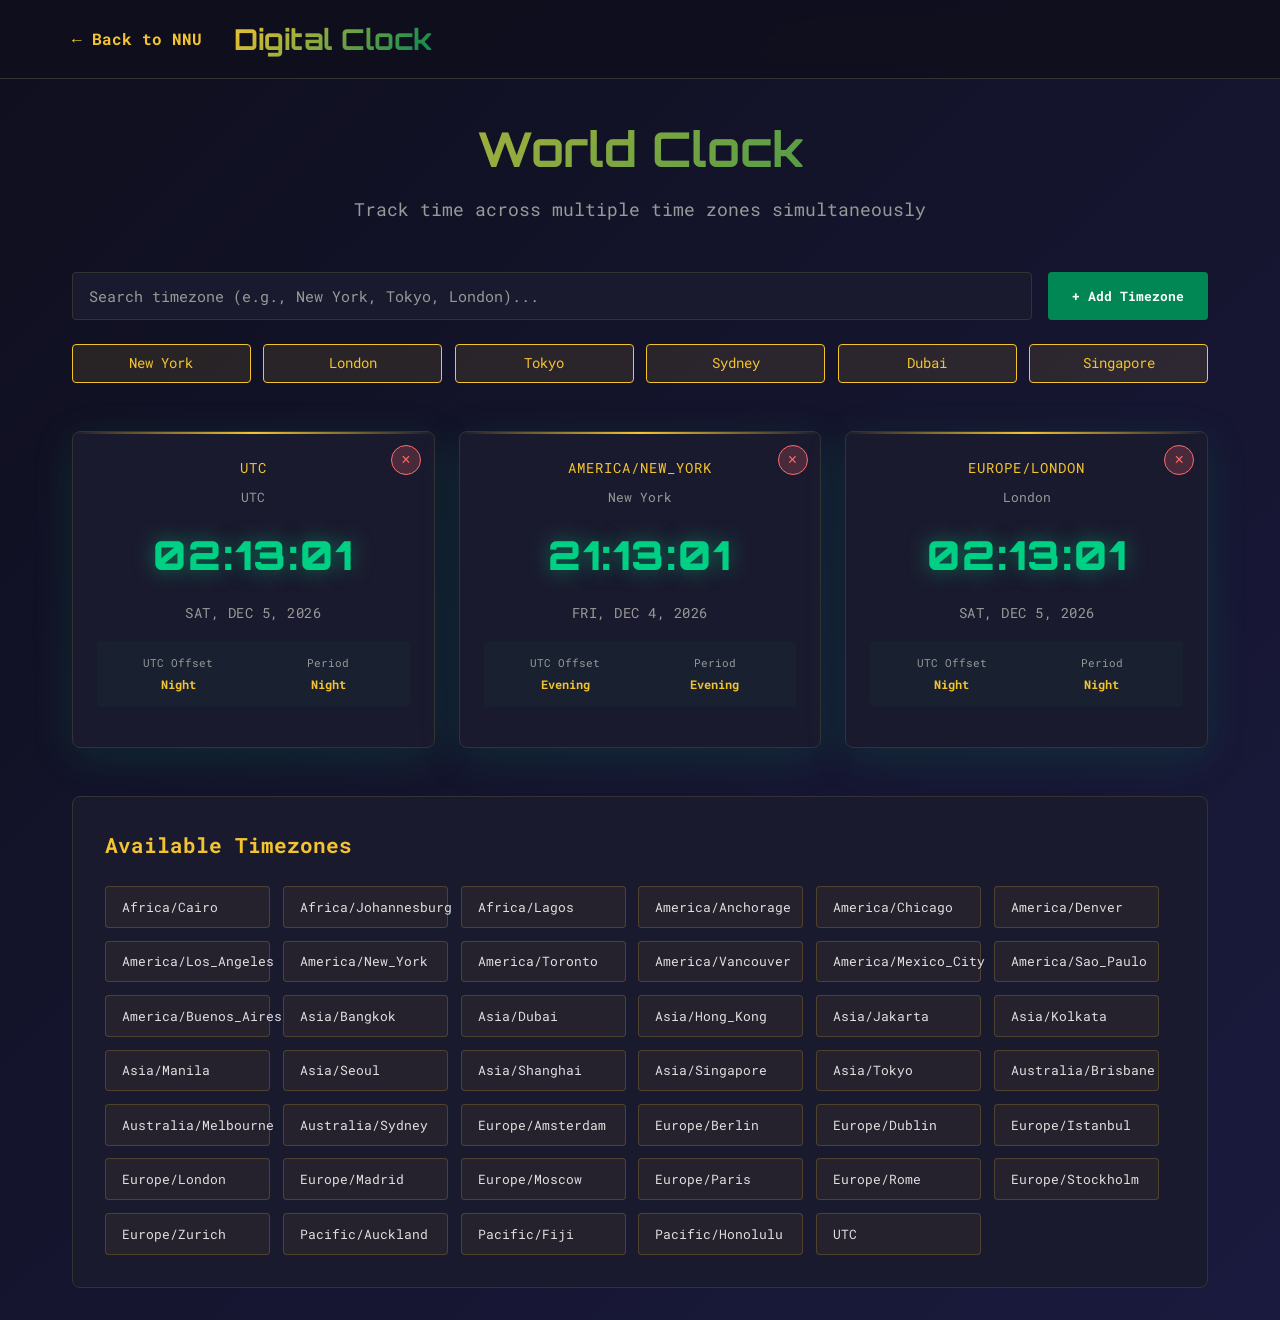
<file: clock/index.html>
<!DOCTYPE html>
<html lang="en">
<head>
  <meta charset="UTF-8">
  <meta name="viewport" content="width=device-width, initial-scale=1.0">
  <meta name="theme-color" content="#008753">
  <meta name="description" content="Digital Clock - Display current time across different time zones">
  <title>Digital Clock | Time Zone Converter</title>
  <link rel="preconnect" href="https://fonts.googleapis.com">
  <link rel="preconnect" href="https://fonts.gstatic.com" crossorigin>
  <link href="https://fonts.googleapis.com/css2?family=Orbitron:wght@400;700;900&family=Roboto+Mono:wght@400;700&display=swap" rel="stylesheet">
  <link rel="stylesheet" href="clock.css">
</head>
<body>
  <nav class="navbar">
    <div class="nav-container">
      <a href="../index.html" class="nav-logo">← Back to NNU</a>
      <h1>Digital Clock</h1>
    </div>
  </nav>

  <div class="container">
    <section class="hero">
      <h2>World Clock</h2>
      <p>Track time across multiple time zones simultaneously</p>
    </section>

    <section class="controls">
      <div class="search-box">
        <input 
          type="text" 
          id="timezoneSearch" 
          placeholder="Search timezone (e.g., New York, Tokyo, London)..."
          aria-label="Search timezones"
        >
        <button id="addTimezonBtn" aria-label="Add timezone to display">+ Add Timezone</button>
      </div>
      <div class="preset-buttons">
        <button class="preset-btn" data-timezone="America/New_York">New York</button>
        <button class="preset-btn" data-timezone="Europe/London">London</button>
        <button class="preset-btn" data-timezone="Asia/Tokyo">Tokyo</button>
        <button class="preset-btn" data-timezone="Australia/Sydney">Sydney</button>
        <button class="preset-btn" data-timezone="Asia/Dubai">Dubai</button>
        <button class="preset-btn" data-timezone="Asia/Singapore">Singapore</button>
      </div>
    </section>

    <section class="clocks-grid" id="clocksGrid"></section>

    <section class="info-section">
      <h3>Available Timezones</h3>
      <div class="timezone-list" id="timezoneList"></div>
    </section>
  </div>

  <script src="clock.js"></script>
</body>
</html>
</file>
<file: clock/clock.css>
* {
  margin: 0;
  padding: 0;
  box-sizing: border-box;
}

:root {
  --primary-color: #008753;
  --secondary-color: #F4C430;
  --dark-bg: #0f0f1e;
  --card-bg: #1a1a2e;
  --text-light: #e0e0e0;
  --text-muted: #999;
  --border-color: #333;
  --success: #00d084;
  --warning: #f28c28;
  --danger: #ff6b6b;
  --shadow: 0 10px 40px rgba(0, 135, 83, 0.2);
}

html {
  scroll-behavior: smooth;
}

body {
  font-family: 'Roboto Mono', monospace;
  background: linear-gradient(135deg, var(--dark-bg) 0%, #1a1a3e 100%);
  color: var(--text-light);
  line-height: 1.6;
  min-height: 100vh;
}

.navbar {
  background: rgba(15, 15, 30, 0.95);
  backdrop-filter: blur(10px);
  border-bottom: 1px solid var(--border-color);
  padding: 1rem 0;
  position: sticky;
  top: 0;
  z-index: 100;
}

.nav-container {
  max-width: 1200px;
  margin: 0 auto;
  padding: 0 2rem;
  display: flex;
  align-items: center;
  gap: 2rem;
}

.nav-logo {
  color: var(--secondary-color);
  text-decoration: none;
  font-weight: 700;
  font-size: 1rem;
  transition: color 0.3s ease;
}

.nav-logo:hover {
  color: var(--text-light);
}

.nav-container h1 {
  font-family: 'Orbitron', sans-serif;
  font-size: 1.8rem;
  background: linear-gradient(135deg, var(--secondary-color), var(--primary-color));
  -webkit-background-clip: text;
  -webkit-text-fill-color: transparent;
  background-clip: text;
}

.container {
  max-width: 1200px;
  margin: 0 auto;
  padding: 2rem;
}

.hero {
  text-align: center;
  margin-bottom: 3rem;
}

.hero h2 {
  font-family: 'Orbitron', sans-serif;
  font-size: 3rem;
  margin-bottom: 0.5rem;
  background: linear-gradient(135deg, var(--secondary-color), var(--primary-color));
  -webkit-background-clip: text;
  -webkit-text-fill-color: transparent;
  background-clip: text;
}

.hero p {
  color: var(--text-muted);
  font-size: 1.1rem;
}

.controls {
  margin-bottom: 3rem;
}

.search-box {
  display: flex;
  gap: 1rem;
  margin-bottom: 1.5rem;
}

.search-box input {
  flex: 1;
  padding: 0.8rem 1rem;
  background: var(--card-bg);
  border: 1px solid var(--border-color);
  border-radius: 4px;
  color: var(--text-light);
  font-family: 'Roboto Mono', monospace;
  font-size: 0.95rem;
  transition: border-color 0.3s ease;
}

.search-box input:focus {
  outline: none;
  border-color: var(--primary-color);
  box-shadow: 0 0 10px rgba(0, 135, 83, 0.3);
}

.search-box input::placeholder {
  color: var(--text-muted);
}

#addTimezonBtn {
  padding: 0.8rem 1.5rem;
  background: var(--primary-color);
  color: white;
  border: none;
  border-radius: 4px;
  font-family: 'Roboto Mono', monospace;
  font-weight: 700;
  cursor: pointer;
  transition: all 0.3s ease;
}

#addTimezonBtn:hover {
  background: var(--success);
  transform: translateY(-2px);
  box-shadow: 0 5px 20px rgba(0, 135, 83, 0.4);
}

#addTimezonBtn:active {
  transform: translateY(0);
}

.preset-buttons {
  display: grid;
  grid-template-columns: repeat(auto-fit, minmax(120px, 1fr));
  gap: 0.8rem;
}

.preset-btn {
  padding: 0.6rem 1rem;
  background: rgba(244, 196, 48, 0.1);
  border: 1px solid var(--secondary-color);
  color: var(--secondary-color);
  border-radius: 4px;
  font-family: 'Roboto Mono', monospace;
  font-size: 0.85rem;
  cursor: pointer;
  transition: all 0.3s ease;
}

.preset-btn:hover {
  background: rgba(244, 196, 48, 0.2);
  box-shadow: 0 0 10px rgba(244, 196, 48, 0.3);
  transform: scale(1.05);
}

.clocks-grid {
  display: grid;
  grid-template-columns: repeat(auto-fill, minmax(280px, 1fr));
  gap: 1.5rem;
  margin-bottom: 3rem;
}

.clock-card {
  background: var(--card-bg);
  border: 1px solid var(--border-color);
  border-radius: 8px;
  padding: 1.5rem;
  text-align: center;
  position: relative;
  overflow: hidden;
  transition: all 0.3s ease;
  box-shadow: var(--shadow);
}

.clock-card::before {
  content: '';
  position: absolute;
  top: 0;
  left: 0;
  right: 0;
  height: 2px;
  background: linear-gradient(90deg, transparent, var(--secondary-color), transparent);
}

.clock-card:hover {
  border-color: var(--primary-color);
  box-shadow: 0 10px 40px rgba(0, 135, 83, 0.3);
  transform: translateY(-5px);
}

.timezone-name {
  color: var(--secondary-color);
  font-size: 0.9rem;
  margin-bottom: 0.5rem;
  text-transform: uppercase;
  letter-spacing: 1px;
}

.timezone-region {
  color: var(--text-muted);
  font-size: 0.8rem;
  margin-bottom: 1rem;
}

.digital-time {
  font-family: 'Orbitron', sans-serif;
  font-size: 2.5rem;
  font-weight: 900;
  color: var(--success);
  margin: 1rem 0;
  text-shadow: 0 0 20px rgba(0, 208, 132, 0.5);
  letter-spacing: 2px;
}

.date-display {
  color: var(--text-muted);
  font-size: 0.85rem;
  margin-bottom: 0.8rem;
  text-transform: uppercase;
  letter-spacing: 0.5px;
}

.time-details {
  display: grid;
  grid-template-columns: 1fr 1fr;
  gap: 0.8rem;
  margin: 1rem 0;
  padding: 0.8rem;
  background: rgba(0, 135, 83, 0.05);
  border-radius: 4px;
  font-size: 0.75rem;
}

.detail-item {
  text-align: center;
}

.detail-label {
  color: var(--text-muted);
  display: block;
  font-size: 0.7rem;
  margin-bottom: 0.2rem;
}

.detail-value {
  color: var(--secondary-color);
  font-weight: 700;
}

.remove-btn {
  position: absolute;
  top: 0.8rem;
  right: 0.8rem;
  background: rgba(255, 107, 107, 0.2);
  border: 1px solid var(--danger);
  color: var(--danger);
  width: 30px;
  height: 30px;
  border-radius: 50%;
  cursor: pointer;
  font-size: 1rem;
  display: flex;
  align-items: center;
  justify-content: center;
  transition: all 0.3s ease;
}

.remove-btn:hover {
  background: rgba(255, 107, 107, 0.3);
  transform: scale(1.1);
}

.info-section {
  background: var(--card-bg);
  border: 1px solid var(--border-color);
  border-radius: 8px;
  padding: 2rem;
  margin-top: 3rem;
}

.info-section h3 {
  color: var(--secondary-color);
  margin-bottom: 1.5rem;
  font-size: 1.3rem;
}

.timezone-list {
  display: grid;
  grid-template-columns: repeat(auto-fill, minmax(150px, 1fr));
  gap: 0.8rem;
  max-height: 400px;
  overflow-y: auto;
  padding-right: 1rem;
}

.timezone-item {
  padding: 0.6rem 1rem;
  background: rgba(244, 196, 48, 0.05);
  border: 1px solid rgba(244, 196, 48, 0.2);
  border-radius: 4px;
  font-size: 0.8rem;
  cursor: pointer;
  transition: all 0.3s ease;
  color: var(--text-light);
}

.timezone-item:hover {
  background: rgba(244, 196, 48, 0.15);
  border-color: var(--secondary-color);
  transform: scale(1.05);
}

.empty-state {
  text-align: center;
  padding: 2rem;
  color: var(--text-muted);
}

.empty-state-icon {
  font-size: 3rem;
  margin-bottom: 1rem;
}

/* Scrollbar Styling */
.timezone-list::-webkit-scrollbar {
  width: 6px;
}

.timezone-list::-webkit-scrollbar-track {
  background: rgba(0, 0, 0, 0.2);
  border-radius: 10px;
}

.timezone-list::-webkit-scrollbar-thumb {
  background: var(--primary-color);
  border-radius: 10px;
}

.timezone-list::-webkit-scrollbar-thumb:hover {
  background: var(--secondary-color);
}

/* Responsive */
@media (max-width: 768px) {
  .nav-container {
    flex-direction: column;
    gap: 1rem;
  }

  .hero h2 {
    font-size: 2rem;
  }

  .digital-time {
    font-size: 2rem;
  }

  .clocks-grid {
    grid-template-columns: 1fr;
  }

  .search-box {
    flex-direction: column;
  }

  #addTimezonBtn {
    width: 100%;
  }

  .preset-buttons {
    grid-template-columns: repeat(2, 1fr);
  }
}

@media (max-width: 480px) {
  .container {
    padding: 1rem;
  }

  .hero h2 {
    font-size: 1.5rem;
  }

  .digital-time {
    font-size: 1.5rem;
  }

  .preset-buttons {
    grid-template-columns: 1fr;
  }
}
</file>
